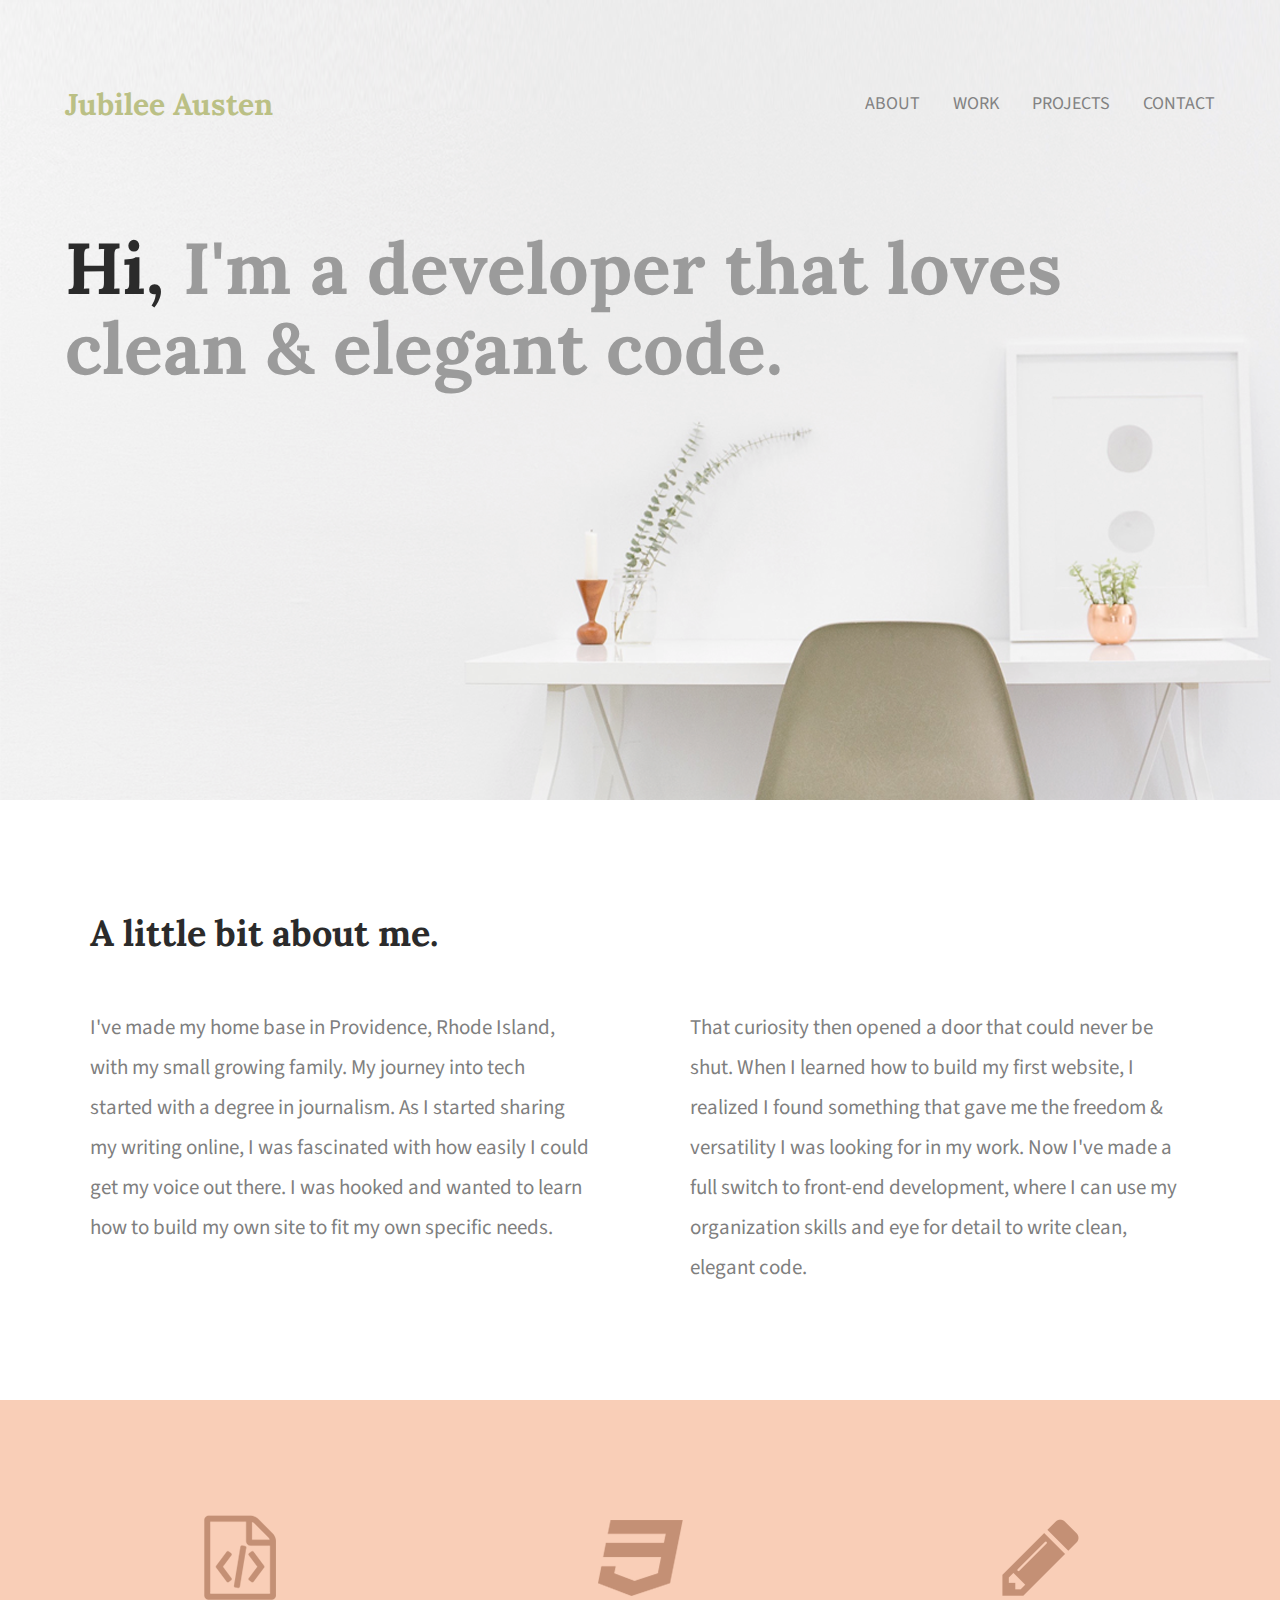
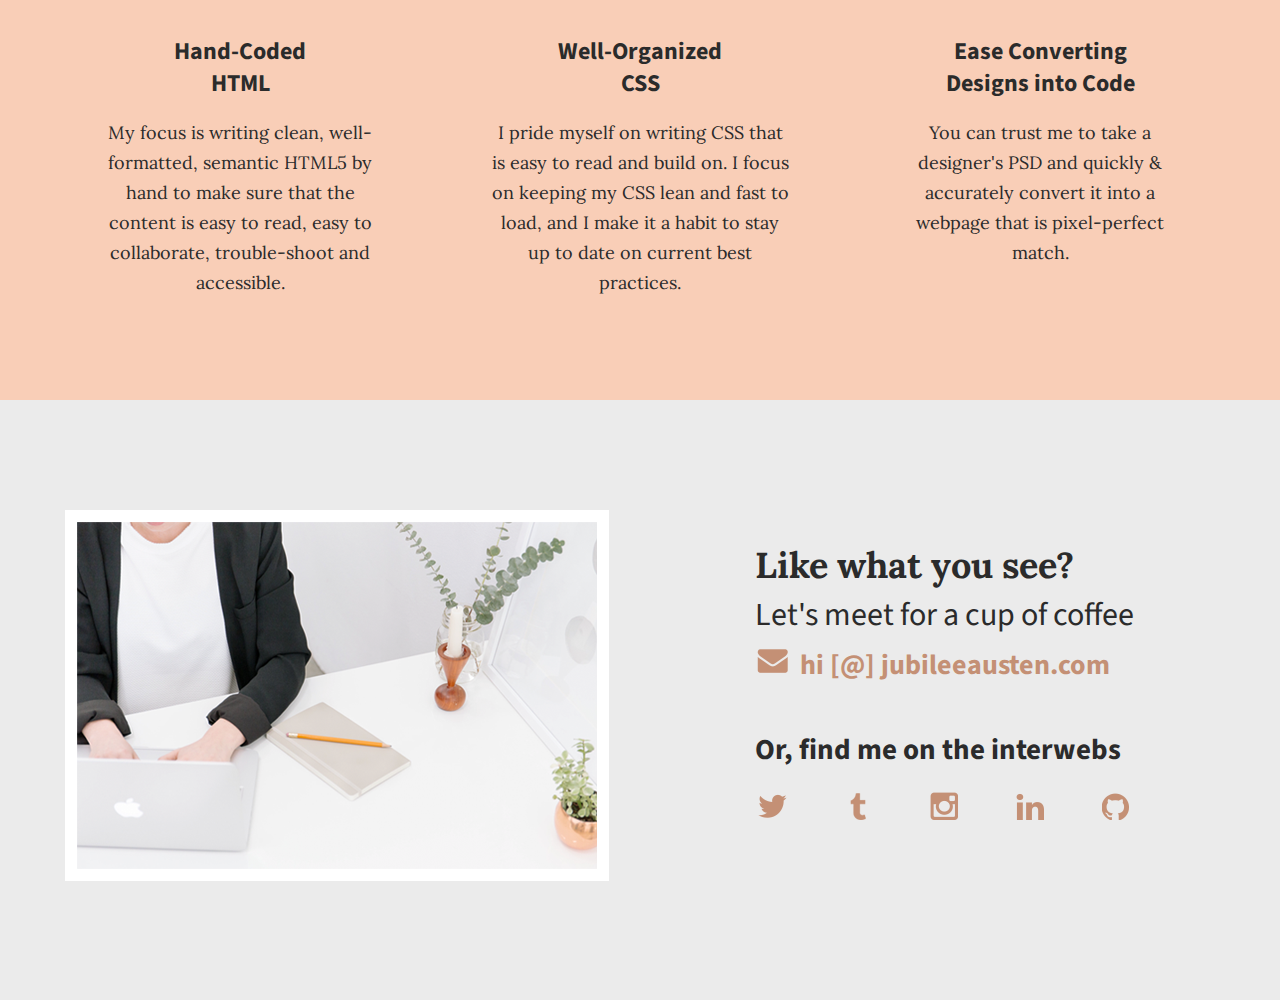
<file: index.html>
<!doctype html>
<html lang="en">
    <head>
        <meta charset="utf-8">
        <link rel="stylesheet" href="css/normalize.css">
        <link rel="stylesheet" href="css/main.css">
        <link href='https://fonts.googleapis.com/css?family=Source+Sans+Pro:400,700' rel='stylesheet' type='text/css'>
        <link href="https://fonts.googleapis.com/css?family=Lora:400,700&display=swap" rel="stylesheet" type='text/css'>
        <title>Jubilee Austen | Portfolio</title>
    </head>
    <body>
        <header>
            <div class="full-width">
                <div class="half-width">
                    <h1><a href="index.html">Jubilee Austen</a></h1>
                </div>
                <div class="half-width">
                    <nav>
                        <ul>                        
                            <li><a href="#about">About</a></li>
                            <li><a href="#work">Work</a></li>
                            <li><a href="projects/index.html">Projects</a></li>
                            <li><a href="#contact">Contact</a></li>
                        </ul>
                    </nav>
                </div>
                <h2><span>Hi,</span> I'm a developer that loves clean &amp; elegant code.</h2>
            </div>            
        </header>
        <main>
        <!--ABOUT SECTION-->
            <section id="about">
            <div class="full-width">
                <h2>A little bit about me.</h2>
                <div class="half-width">
                    <p>I've made my home base in Providence, Rhode Island, with my small growing family. My journey into tech started with a degree in journalism. As I started sharing my writing online, I was fascinated with how easily I could get my voice out there. I was hooked and wanted to learn how to build my own site to fit my own specific needs.</p>
                </div>
                <div class="half-width">
                    <p>That curiosity then opened a door that could never be shut. When I learned how to build my first website, I realized I found something that gave me the freedom & versatility I was looking for in my work. Now I've made a full switch to front-end development, where I can use my organization skills and eye for detail to write clean, elegant code.</p>
                </div>
            </div>
        </section>        
        <!--WORK SECTION-->
        <section id="work">
            <div class="full-width">
                <div class="third-width">
                    <img src="img/icon-html.png" alt="HTML icon" />
                    <h3>Hand-Coded HTML</h3>
                    <p>My focus is writing clean, well-formatted, semantic HTML5 by hand to make sure that the content is easy to read, easy to collaborate, trouble-shoot and accessible.</p>
                </div>
                <div class="third-width">
                    <img src="img/icon-css.png" alt="CSS icon" />
                    <h3>Well-Organized CSS</h3>
                    <p>I pride myself on writing CSS that is easy to read and build on. I focus on keeping my CSS lean and fast to load, and I make it a habit to stay up to date on current best practices.</p>
                </div>                
                <div class="third-width">
                    <img src="img/icon-pencil.png" alt="Design to code"/>
                    <h3>Ease Converting Designs into Code</h3>
                    <p>You can trust me to take a designer's PSD and quickly & accurately convert it into a webpage that is pixel-perfect match.</p>
                </div>            
            </div>
        </section>
        <!--CONTACT SECTION-->        
        <footer id="contact">
            <div class="full-width">
                <div class="half-width">
                    <img id="contact-img" src="img/contact.png" alt="Contact me" />
                </div>
                <div class="half-width" id="contact-info">
                    <h2>Like what you see?</h2>
                    <h3 id="email-header">Let's meet for a cup of coffee</h3>
                    <a href="mailto:hi@jubileeausten.com"> 
                    <img id="envelope" src="img/icon-envelope.png" alt="Envelope icon">hi [@] jubileeausten.com
                    </a>
                    <h3 id="socialmedia-header">Or, find me on the interwebs</h3>
                    <ul>
                        <li><a href="">
                            <img src="img/icon-twitter.png" alt="Twitter"/>
                        </a></li>
                        <li><a href="">
                            <img src="img/icon-tumblr.png" alt="Tumblr"/>
                        </a></li>
                        <li><a href="https://www.instagram.com/anutkatuta/" target="_blank">
                            <img src="img/icon-instagram.png" alt="Instagram"/>
                        </a></li>
                        <li><a href="https://www.linkedin.com/in/aaborisova/" target="_blank">
                            <img src="img/icon-linkedin.png" alt="LinkedIn"/>
                        </a></li>
                        <li><a href="">
                            <img src="img/icon-github.png" alt="Github"/>
                        </a></li>
                    </ul>
                </div>
            </div>
        </footer>
    </main>
    </body>
</html>
</file>
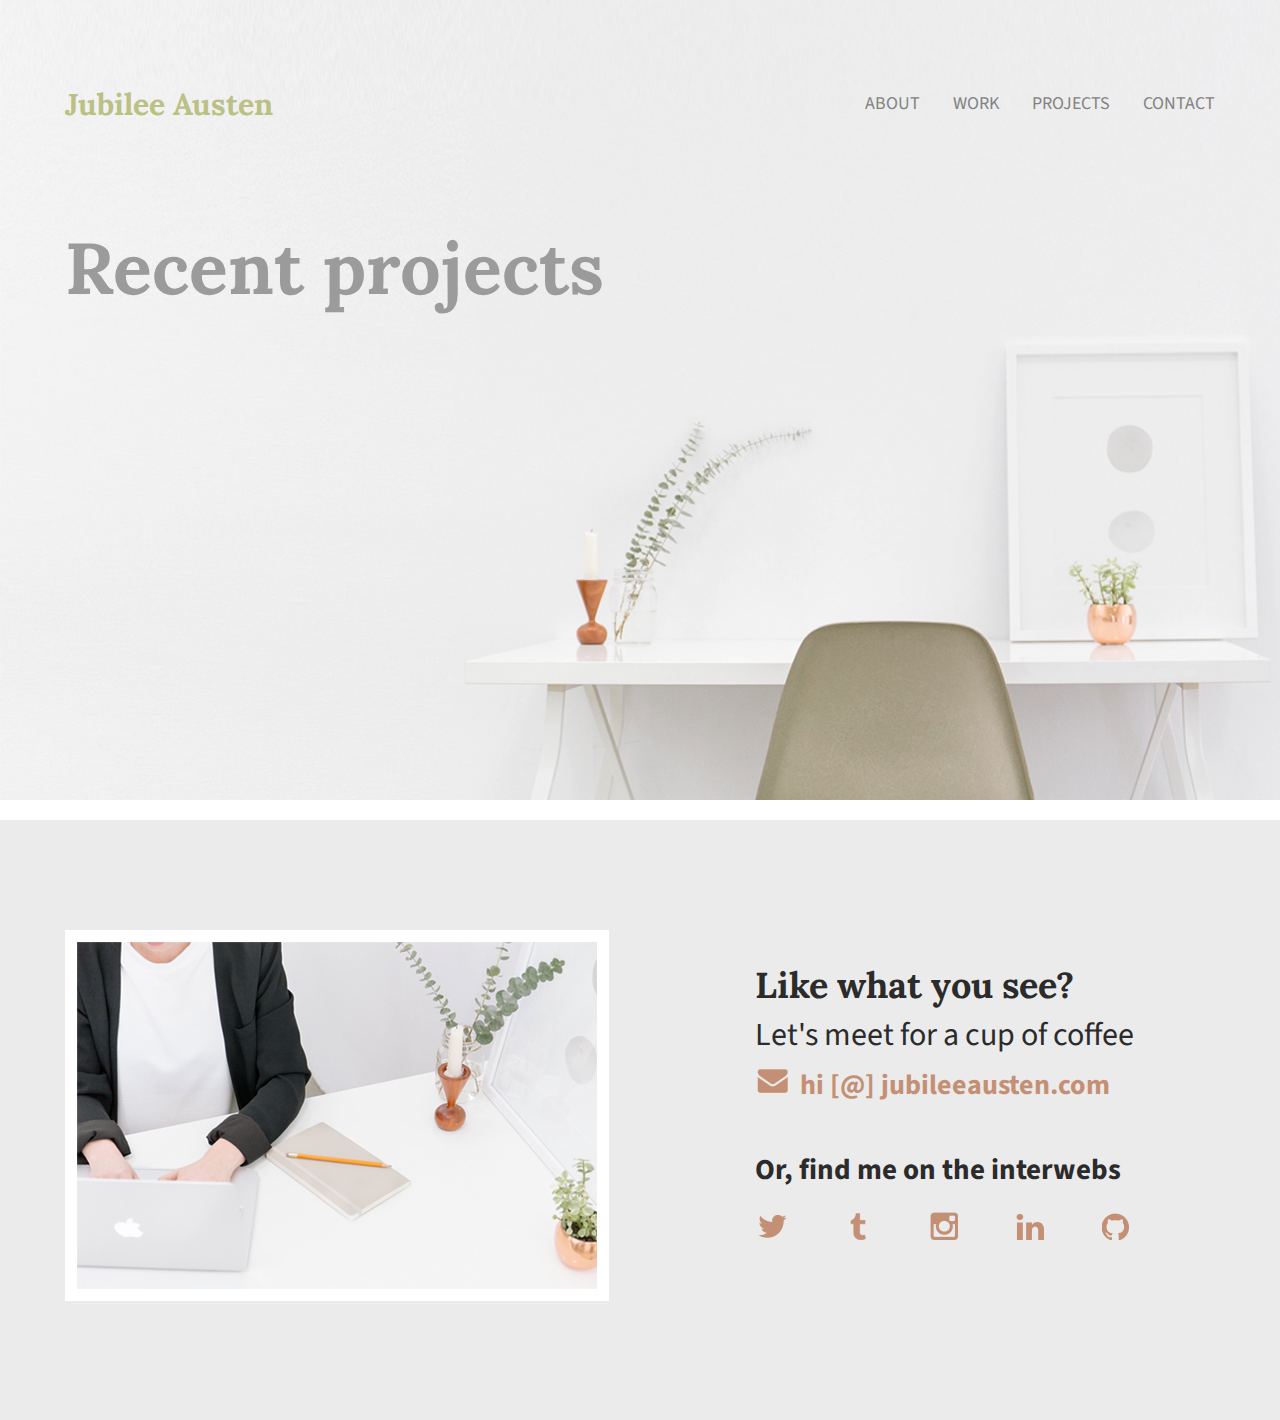
<file: projects/index.html>
<!doctype html>
<html lang="en">
    <head>
        <meta charset="utf-8">
        <link rel="stylesheet" href="../css/normalize.css">
        <link rel="stylesheet" href="../css/main.css">
        <link href='https://fonts.googleapis.com/css?family=Source+Sans+Pro:400,700' rel='stylesheet' type='text/css'>
        <link href="https://fonts.googleapis.com/css?family=Lora:400,700&display=swap" rel="stylesheet" type='text/css'>
        <title>Jubilee Austen | My projects</title>
    </head>
    <body>
        <header>
            <div class="full-width">
                <div class="half-width">
                    <h1><a href="../index.html">Jubilee Austen</a></h1>
                </div>
                <div class="half-width">
                    <nav>
                        <ul>                            
                            <li><a href="../index.html#about">About</a></li>
                            <li><a href="../index.html#work">Work</a></li>
                            <li><a href="projects/index.html">Projects</a></li>
                            <li><a href="../index.html#contact">Contact</a></li>
                        </ul>
                    </nav>
                </div>
                <h2>Recent projects</h2>
            </div>                
        </header>
        <main>
        <!--ABOUT SECTION-->
        <section>
            <h2></h2>
        </section>
            
        <!--CONTACT SECTION-->        
        <footer id="contact">
            <div class="full-width">
                <div class="half-width">
                    <img id="contact-img" src="../img/contact.png" alt="Contact me" />
                </div>
                <div class="half-width" id="contact-info">
                    <h2>Like what you see?</h2>
                    <h3 id="email-header">Let's meet for a cup of coffee</h3>
                    <a href="mailto:hi@jubileeausten.com"> 
                    <img id="envelope" src="../img/icon-envelope.png" alt="Envelope icon">hi [@] jubileeausten.com
                    </a>
                    <h3 id="socialmedia-header">Or, find me on the interwebs</h3>
                    <ul>
                        <li><a href="">
                            <img src="../img/icon-twitter.png" alt="Twitter"/>
                        </a></li>
                        <li><a href="">
                            <img src="../img/icon-tumblr.png" alt="Tumblr"/>
                        </a></li>
                        <li><a href="https://www.instagram.com/anutkatuta/" target="_blank">
                            <img src="../img/icon-instagram.png" alt="Instagram"/>
                        </a></li>
                        <li><a href="https://www.linkedin.com/in/aaborisova/" target="_blank">
                            <img src="../img/icon-linkedin.png" alt="LinkedIn"/>
                        </a></li>
                        <li><a href="">
                            <img src="../img/icon-github.png" alt="Github"/>
                        </a></li>
                    </ul>
                </div>
            </div>
        </footer>
    </main>
    </body>
</html>
</file>
<file: css/main.css>
/***** BASE STYLES *****/

body{
    font-family: 'Source Sans Pro', sans-serif;
    color: #2b2b2b;
}
	
#about, #work, #contact {
    height: 600px;
}

/***** GRID *****/

.full-width {
    width: 1200px;
    margin: 0 auto;
}

.half-width {
    width: 600px;
    margin: 0 auto;
    float: left;
}

.third-width {
    width: 400px;
    margin: 0 auto;
    float: left;
}

/***** HEADER *****/
header {
    height: 800px;
    background: url("../img/hero.png");
    background-size: cover;
}

header h1 { 
    font-family: Lora, bold;
    font-size: 30px;
    padding: 65px 0 65px 25px;
}

header h1 a {
    text-decoration: none;
    color:  #BBC085;
}


nav {
    float: right; 
    padding: 75px 25px;
}
nav ul li{
    display: inline-block;
}
nav ul li a {
    text-transform: uppercase;
    text-decoration: none;
    font-size: 18px;
    color: #828282;
    padding-left: 30px; 
}

header h2 {
    width: 1000px;
    clear: left;
    font-family: Lora, bold;
    font-size: 72px;
    line-height: 80px;
    color: #9B9B9B;
    padding: 20px 0 20px 25px;
}
header h2 span {
    color: #2B2B2B;
}


/***** ABOUT *****/

#about .full-width {
    padding: 80px 0;
}

#about h2 {
    font-family: 'Lora', serif;
    font-size: 36px;
    padding-left: 50px;
    
}
 
#about p {
    font-size: 21px;
    color: #7F7F7F;
    line-height: 40px;
    padding-left: 50px;
    padding-right: 50px;
}

/***** WORK *****/

#work {
    background: #F9CEB7;
    text-align: center;
}
	
#work .full-width {
    padding: 115px 0;
}
 
#work img {
    padding-bottom: 30px;
}

#work h3 {
    font-size: 24px;
    line-height: 32px;
    width: 190px;
    margin: 0 auto;
}
 
#work p {
    font-family: Lora, serif;
    font-size: 18px;
    line-height: 30px;
    padding: 0 50px;
}

/***** CONTACT *****/

#contact{
    background: #EBEBEB;
}
	
#contact .full-width {
    padding: 110px 0;
}

#contact img#contact-img {
    margin-left: 25px;
    border: 12px solid #ffffff;
}

#contact h2, #contact #email-header, #contact #socialmedia-header, #contact ul {
    padding-left: 115px;
}
#contact #envelope {
    padding: 0 10px 0 115px;
}

#contact h2 {
    font-family: Lora, serif;
    font-size: 36px;
    line-height: 50px;
}
#contact #email-header{
    font-size: 32px;
    font-weight: 400;
    line-height: 50px;
    margin: -30px 0 5px 0;
}
#contact #socialmedia-header {
    font-weight: 700;
    font-size: 29px;
    line-height: 50px;
    margin: 40px 0 0 0;
}
#contact a {
    text-decoration: none;
    color:  #C49075;
    font-weight: 700;
    font-size: 28px;
}

#contact ul {
    list-style: none;
}
#contact ul li {
     display: inline-block;
}
#contact ul img {
    font-size: 32px;
    padding-right: 48px;
}
</file>
